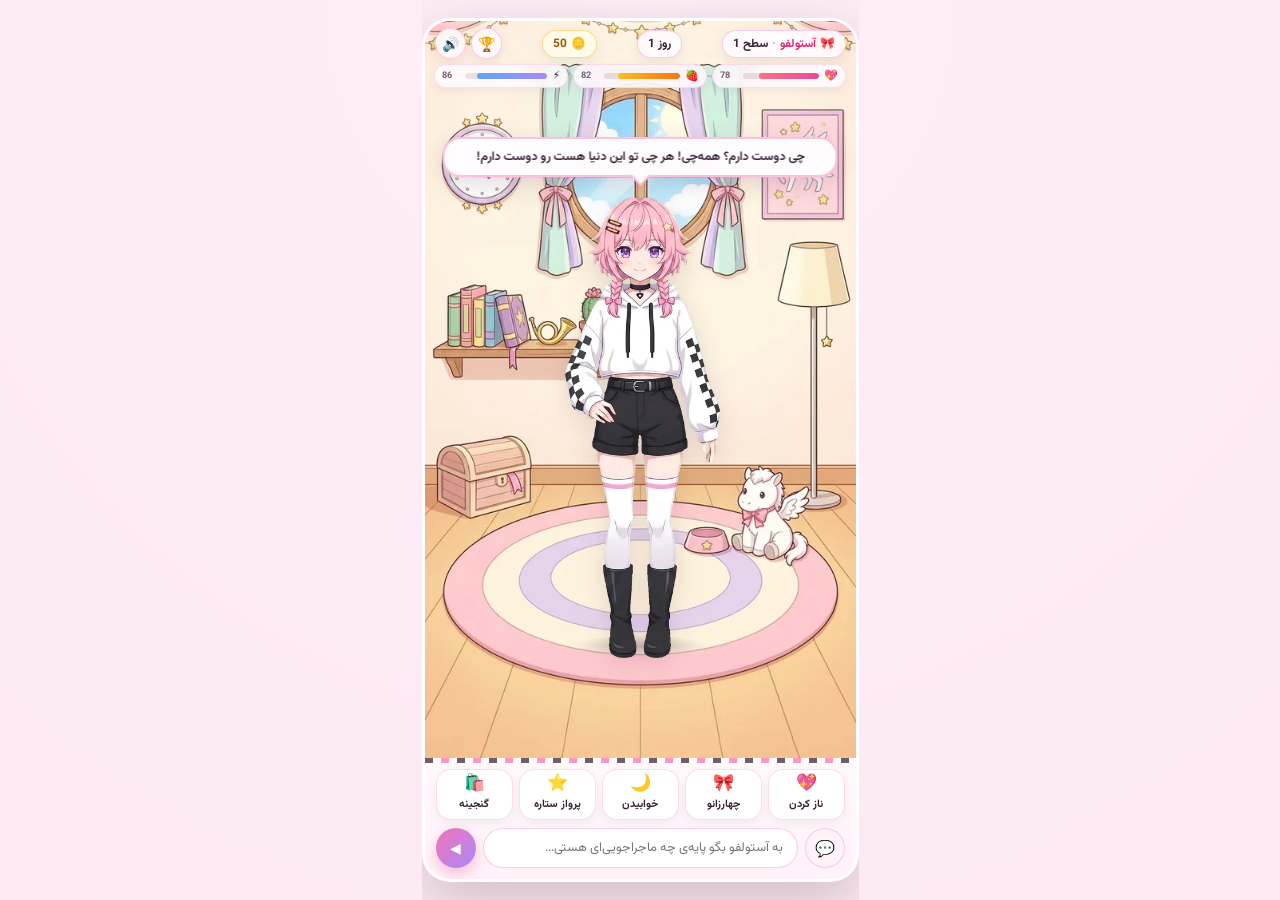
<file: index.html>
<!DOCTYPE html>
<html lang="fa" dir="rtl">
<head>
  <meta charset="UTF-8" />
  <meta name="viewport" content="width=device-width, initial-scale=1.0, maximum-scale=1.0, user-scalable=no, viewport-fit=cover" />
  <meta name="theme-color" content="#fff2f8" />
  <link rel="icon" href="data:image/svg+xml,%3Csvg xmlns='http://www.w3.org/2000/svg' viewBox='0 0 100 100'%3E%3Ctext y='.9em' font-size='90'%3E🎀%3C/text%3E%3C/svg%3E" />
  <title>TwinkyWinky — اتاق ماجراجویی آستولفو</title>
  <link rel="preconnect" href="https://fonts.googleapis.com" />
  <link rel="preconnect" href="https://fonts.gstatic.com" crossorigin />
  <link href="https://fonts.googleapis.com/css2?family=Vazirmatn:wght@400;500;600;700;800&display=swap" rel="stylesheet" />
  <link rel="stylesheet" href="styles.css" />
</head>
<body>
  <!-- صفحه‌ی بارگذاری اولیه (Preloader) -->
  <div id="preloader" class="preloader" role="status" aria-live="polite">
    <div class="preloader-card">
      <div class="preloader-emblem">🎀</div>
      <h1>اتاق آستولفو</h1>
      <p id="preloader-text">یاهو! دارم روبان‌هام رو می‌بندم...</p>
      <div class="preloader-track">
        <i id="preloader-bar" style="width: 12%"></i>
      </div>
    </div>
  </div>

  <main id="app" class="app-shell" aria-label="اتاق ماجراجویی آستولفو">
    <!-- نوار وضعیت بالا -->
    <header class="hud-top">
      <div class="hud-row">
        <div class="pill pill-profile">
          <span class="badge-dot">🎀</span>
          <strong id="hud-name">آستولفو</strong>
          <span class="sep">·</span>
          <span id="hud-level">سطح ۱</span>
        </div>

        <div class="pill pill-day" id="hud-day">روز ۱</div>

        <div class="pill pill-coins" title="سکه‌های ماجراجویی">
          <span class="coin-ico">🪙</span>
          <span id="hud-coins">50</span>
        </div>

        <div class="hud-actions">
          <button id="btn-open-rank" class="icon-btn" type="button" aria-label="لیدربورد پالادین‌ها" title="لیدربورد">🏆</button>
          <button id="btn-sound" class="icon-btn" type="button" aria-label="قطع و وصل صدا" title="صدا">🔊</button>
        </div>
      </div>

      <div class="hud-stats">
        <div class="stat-chip" title="رفاقت و حس‌وحال">
          <span>💖</span>
          <div class="stat-bar"><i id="bar-love" style="width: 78%"></i></div>
          <small id="val-love">78</small>
        </div>
        <div class="stat-chip" title="خوراکی و شکم‌سیری">
          <span>🍓</span>
          <div class="stat-bar"><i id="bar-hunger" style="width: 82%"></i></div>
          <small id="val-hunger">82</small>
        </div>
        <div class="stat-chip" title="انرژی ماجراجویی">
          <span>⚡</span>
          <div class="stat-bar"><i id="bar-energy" style="width: 86%"></i></div>
          <small id="val-energy">86</small>
        </div>
      </div>
    </header>

    <!-- صحنه‌ی اتاق اختصاصی آستولفو (نسبت دقیق ۱:۱٫۹۵ — صفر بریدگی روی موبایل) -->
    <section id="room-stage" class="room-stage">
      <img id="room-bg-day" class="room-bg active" src="assets/room-day.webp" alt="اتاق روز آستولفو" draggable="false" />
      <img id="room-bg-night" class="room-bg" src="assets/room-night.webp" alt="اتاق شب آستولفو" draggable="false" />

      <!-- لایه‌ی ابرهای متحرک (روز) و ستاره‌های چشمک‌زن (شب) داخل پنجره‌ی گرد -->
      <div id="window-fx" class="window-fx" aria-hidden="true">
        <span class="cloud c1"></span>
        <span class="cloud c2"></span>
        <span class="twinkle t1"></span>
        <span class="twinkle t2"></span>
        <span class="twinkle t3"></span>
        <span class="twinkle t4"></span>
      </div>

      <!-- ریسه‌ی چراغ‌های ستاره‌ای شبانه (آیتم فروشگاه) -->
      <div id="fairy-lights" class="fairy-lights hidden" aria-hidden="true">
        <i></i><i></i><i></i><i></i><i></i><i></i><i></i>
      </div>

      <!-- عقربه‌های زنده‌ی ساعت دیواری روی صفحه‌ی سفیدِ بدون عقربه‌ی ساعت -->
      <svg id="clock-overlay" class="clock-overlay" viewBox="0 0 100 100" aria-hidden="true">
        <line id="clock-hour" x1="50" y1="50" x2="50" y2="27" stroke="#5b3d4f" stroke-width="5.2" stroke-linecap="round" />
        <line id="clock-min"  x1="50" y1="50" x2="50" y2="16" stroke="#7d536d" stroke-width="3.6" stroke-linecap="round" />
        <line id="clock-sec"  x1="50" y1="54" x2="50" y2="14" stroke="#ec4899" stroke-width="2" stroke-linecap="round" />
        <circle cx="50" cy="50" r="4.5" fill="#ec4899" />
      </svg>

      <!-- درخشش شاخ طلایی لا بلک لونا روی قفسه -->
      <div id="shelf-aura" class="shelf-aura hidden" aria-hidden="true"></div>

      <!-- هاله‌ی گرم و زنده‌ی آباژور شب -->
      <div id="lamp-glow" class="lamp-glow" aria-hidden="true"></div>

      <!-- بالشتک ابر جادویی روی فرش (آیتم فروشگاه) -->
      <div id="rug-pillow" class="rug-pillow hidden" aria-hidden="true"></div>

      <div class="night-vignette" aria-hidden="true"></div>

      <!-- حباب گفتگوی فارسی با ارتفاع پویا (ایستاده / نشسته / خوابیده) -->
      <div id="speech-bubble" class="speech-bubble is-hidden" role="status" aria-live="polite">
        <span id="speech-text"></span>
      </div>

      <!-- سایه‌ی تماس روی فرش -->
      <div id="char-shadow" class="char-shadow" aria-hidden="true"></div>

      <!-- لایه‌ی کاراکتر آستولفو + اکسسوری‌های قابل نصب -->
      <div id="char-wrap" class="char-wrap">
        <canvas id="char-canvas" class="char-canvas" width="560" height="835"></canvas>
        <svg id="char-crown" class="char-crown hidden" viewBox="0 0 80 54" aria-hidden="true">
          <path d="M10 42 L6 14 L26 28 L40 8 L54 28 L74 14 L70 42 Z" fill="#fde047" stroke="#92400e" stroke-width="4" stroke-linejoin="round"/>
          <circle cx="40" cy="30" r="5" fill="#f472b6" />
          <circle cx="22" cy="33" r="3.5" fill="#a78bfa" />
          <circle cx="58" cy="33" r="3.5" fill="#a78bfa" />
        </svg>
        <div id="char-ribbons" class="char-ribbons hidden" aria-hidden="true">
          <span>✦</span><span>✦</span><span>✦</span>
        </div>
      </div>

      <!-- لایه‌ی ذرات و افکت‌ها -->
      <div id="fx-layer" class="fx-layer" aria-hidden="true"></div>

      <!-- نواحی تعاملی اشیای اتاق (همگی روی تصویر ۱:۱٫۹۵ قفل می‌شوند) -->
      <button id="hs-window" class="hotspot" type="button" aria-label="پنجره (روز و شب)" title="پنجره (روز/شب)"></button>
      <button id="hs-clock"  class="hotspot" type="button" aria-label="ساعت دیواری" title="ساعت دیواری"></button>
      <button id="hs-shelf"  class="hotspot" type="button" aria-label="قفسه‌ی کتاب طلسم و شاخ طلایی" title="قفسه ماجراجویی"></button>
      <button id="hs-poster" class="hotspot" type="button" aria-label="پوستر هیپوگریف" title="پوستر هیپوگریف"></button>
      <button id="hs-lamp"   class="hotspot" type="button" aria-label="آباژور" title="آباژور"></button>
      <button id="hs-trunk"  class="hotspot" type="button" aria-label="صندوقچه‌ی غافلگیری" title="صندوقچه‌ی غافلگیری"></button>
      <button id="hs-rug"    class="hotspot hs-rug" type="button" aria-label="فرش گرد برای نشستن چهارزانو" title="نشستن روی فرش"></button>
      <button id="hs-plush"  class="hotspot hs-front-prop" type="button" aria-label="عروسک هیپوگریف کوچولو" title="هیپوگریف کوچولو"></button>
      <button id="hs-bowl"   class="hotspot hs-front-prop" type="button" aria-label="کاسه‌ی خوراکی هیپوگریف" title="خوراکی‌های ماجراجویی"></button>

      <!-- ۶ ناحیه‌ی تعاملی مستقل روی بدن آستولفو (سر، مو/بافت، گونه، دست‌ها، هودی، بوت‌ها) -->
      <button id="hs-head"   class="hotspot hs-body hs-head"  type="button" aria-label="ناز کردن سر آستولفو" title="ناز کردن سر"></button>
      <button id="hs-hair-l" class="hotspot hs-body"          type="button" aria-label="لمس مو و بافت چپ" title="مو و سنجاق‌ها"></button>
      <button id="hs-hair-r" class="hotspot hs-body"          type="button" aria-label="لمس مو و بافت راست" title="مو و سنجاق ستاره"></button>
      <button id="hs-cheek"  class="hotspot hs-body hs-cheek" type="button" aria-label="لمس گونه‌ی آستولفو" title="لپ و صورت"></button>
      <button id="hs-hand-l" class="hotspot hs-body"          type="button" aria-label="لمس دست چپ و آستین شطرنجی" title="دست و آستین"></button>
      <button id="hs-hand-r" class="hotspot hs-body"          type="button" aria-label="لمس دست راست و آستین شطرنجی" title="دست و آستین"></button>
      <button id="hs-torso"  class="hotspot hs-body"          type="button" aria-label="لمس هودی و چوکر آستولفو" title="هودی و چوکر"></button>
      <button id="hs-feet"   class="hotspot hs-body"          type="button" aria-label="لمس جوراب و بوت آستولفو" title="جوراب و بوت"></button>
    </section>

    <!-- پنل پایین با نوار شطرنجی ظریفِ الهام‌گرفته از آستین هودی آستولفو -->
    <footer class="bottom-panel">
      <div class="checker-ribbon" aria-hidden="true"></div>
      <nav class="action-dock" aria-label="اکشن‌های سریع">
        <button id="act-pet" class="dock-btn" type="button">
          <span class="dock-ico">💖</span>
          <span>ناز کردن</span>
        </button>
        <button id="act-sit" class="dock-btn" type="button">
          <span class="dock-ico">🎀</span>
          <span id="sit-label">چهارزانو</span>
        </button>
        <button id="act-sleep" class="dock-btn" type="button">
          <span class="dock-ico">🌙</span>
          <span id="sleep-label">خوابیدن</span>
        </button>
        <button id="act-game" class="dock-btn" type="button">
          <span class="dock-ico">⭐</span>
          <span>پرواز ستاره</span>
        </button>
        <button id="act-shop" class="dock-btn" type="button">
          <span class="dock-ico">🛍️</span>
          <span>گنجینه</span>
        </button>
      </nav>

      <form id="chat-form" class="chat-bar" autocomplete="off">
        <button id="btn-open-chatlog" class="chat-expand" type="button" aria-label="پنجره‌ی کامل گفتگو" title="پنجره‌ی کامل گفتگو">💬</button>
        <input id="chat-input" type="text" maxlength="140" placeholder="به آستولفو بگو پایه‌ی چه ماجراجویی‌ای هستی..." />
        <button class="chat-send" type="submit" aria-label="ارسال پیام">◀</button>
      </form>
    </footer>

    <!-- مودال‌ها -->
    <div id="modal-overlay" class="modal-overlay hidden" role="dialog" aria-modal="true">
      <!-- فروشگاه گنجینه‌ی آستولفو -->
      <div id="modal-shop" class="modal-card hidden">
        <div class="modal-head">
          <h2>🎀 گنجینه‌ی ماجراجویی آستولفو</h2>
          <div class="modal-coins">🪙 <span id="shop-coins">50</span></div>
          <button class="modal-close" data-close type="button" aria-label="بستن">✕</button>
        </div>
        <div id="shop-tabs" class="chip-tabs">
          <button class="chip-tab active" data-cat="all" type="button">همه</button>
          <button class="chip-tab" data-cat="food" type="button">خوراکی‌های خوشمزه</button>
          <button class="chip-tab" data-cat="gear" type="button">اکسسوری (قابل نصب)</button>
          <button class="chip-tab" data-cat="decor" type="button">وسایل اتاق</button>
        </div>
        <div id="shop-grid" class="shop-grid"></div>
      </div>

      <!-- مینی‌گیم پرواز ستاره (۱۰۰٪ وکتور پاستلی اختصاصی آستولفو) -->
      <div id="modal-game" class="modal-card hidden">
        <div class="modal-head">
          <h2>🪽 پرواز ستاره‌چینِ هیپوگریف</h2>
          <button class="modal-close" data-close type="button" aria-label="بستن">✕</button>
        </div>
        <div class="game-hud">
          <span>امتیاز: <strong id="game-score">0</strong></span>
          <span>کومبو: <strong id="game-combo">×1</strong></span>
          <span>زمان: <strong id="game-timer">30</strong>ث</span>
          <span>رکورد: <strong id="game-best">0</strong></span>
        </div>
        <div class="game-wrap">
          <canvas id="game-canvas" width="380" height="360"></canvas>
          <div id="game-overlay" class="game-overlay">
            <p id="game-status">یاهو! ستاره‌های طلایی، قلب‌های صورتی و توت‌فرنگی‌ها رو با سبد شطرنجیِ آستولفو بگیر و از ابرهای اخموی بنفش جاخالی بده!</p>
            <button id="btn-game-start" class="primary-btn" type="button">بزن بریم پرواز! ⭐</button>
          </div>
        </div>
      </div>

      <!-- لیدربورد همراهان Fate/Apocrypha (ایمن بدون innerHTML + آماده برای اتصال بک‌اند) -->
      <div id="modal-rank" class="modal-card hidden">
        <div class="modal-head">
          <h2>🏆 تابلوی دوازده پالادین</h2>
          <button class="modal-close" data-close type="button" aria-label="بستن">✕</button>
        </div>
        <p id="rank-sub" class="modal-sub">امتیازت با همراهان آستولفو (ژان، رولان، موردرد، زیگ و فران) مقایسه می‌شه!</p>
        <div class="name-row">
          <input id="player-name-input" type="text" maxlength="18" placeholder="اسمت چیه رفیق؟" />
          <button id="btn-save-name" class="primary-btn small" type="button">ذخیره</button>
        </div>
        <div id="rank-list" class="rank-list"></div>
      </div>

      <!-- پنجره‌ی کامل گفتگو (با فیلد تایپ و پیشنهادهای سریع داخل مودال) -->
      <div id="modal-chat" class="modal-card modal-chat-card hidden">
        <div class="modal-head">
          <h2>💬 گپ‌وگفت با آستولفو</h2>
          <button class="modal-close" data-close type="button" aria-label="بستن">✕</button>
        </div>
        <div id="chat-log-list" class="chat-log-list"></div>
        <div id="chat-quick-chips" class="quick-chips">
          <button class="quick-chip" type="button">یاهو! حالت چطوره؟</button>
          <button class="quick-chip" type="button">از هیپوگریف بگو!</button>
          <button class="quick-chip" type="button">اسم کتاب طلسمت چی بود؟</button>
          <button class="quick-chip" type="button">یه غافلگیری رو کن!</button>
          <button class="quick-chip" type="button">بشین رو فرش</button>
        </div>
        <form id="modal-chat-form" class="chat-bar modal-chat-bar" autocomplete="off">
          <input id="modal-chat-input" type="text" maxlength="140" placeholder="همینجا با آستولفو حرف بزن..." />
          <button class="chat-send" type="submit" aria-label="ارسال پیام">◀</button>
        </form>
      </div>
    </div>
  </main>

  <script src="app.js"></script>
</body>
</html>
</file>
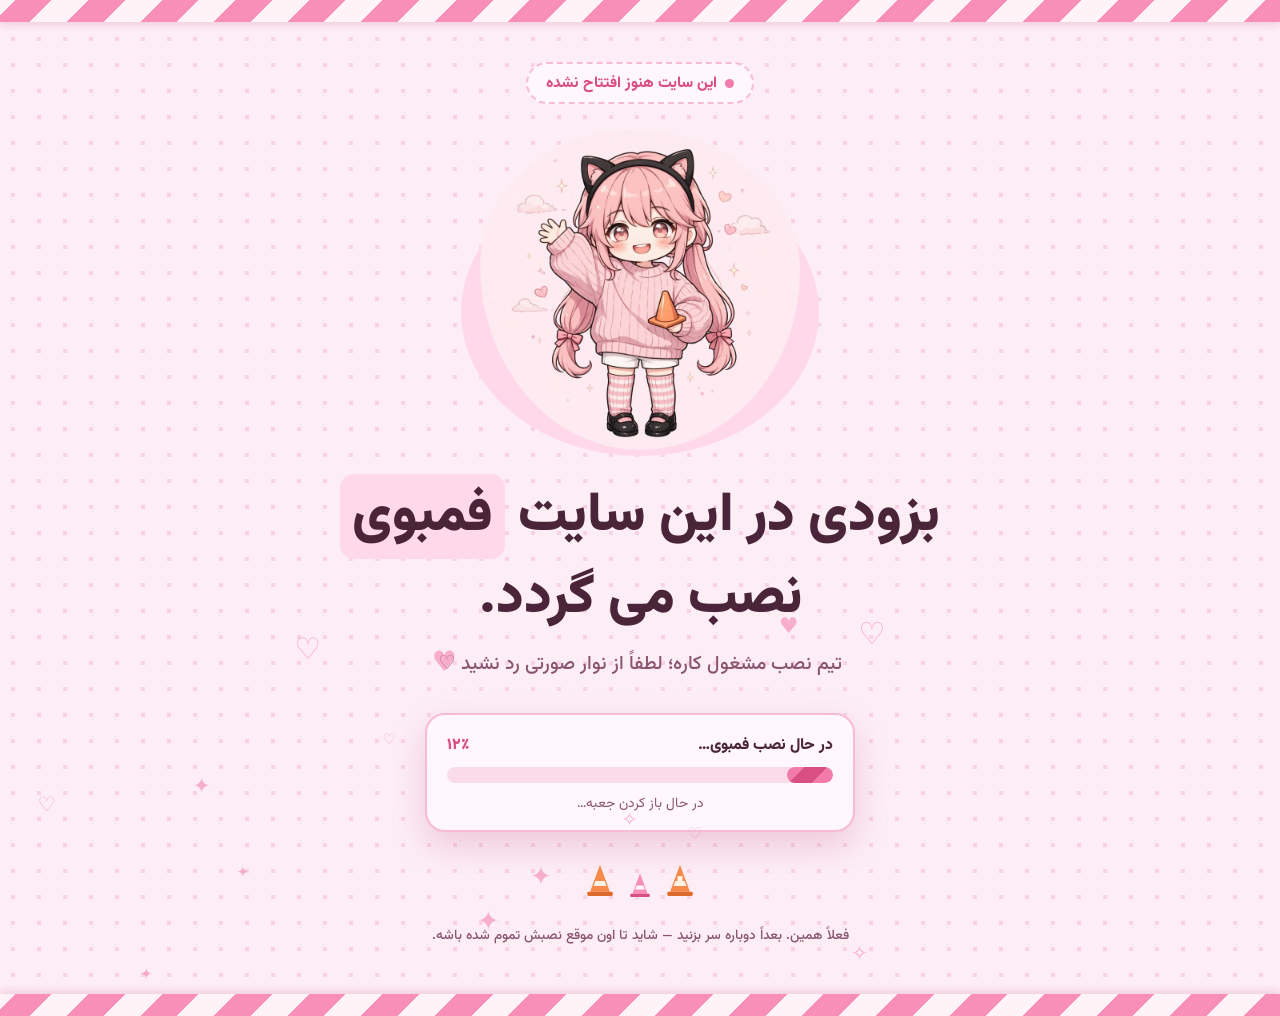
<file: coming-soon.html>
<!doctype html>
<html lang="fa" dir="rtl">
  <head>
    <meta charset="utf-8" />
    <meta name="viewport" content="width=device-width, initial-scale=1, viewport-fit=cover" />
    <meta name="color-scheme" content="light dark" />
    <link rel="icon" href="data:," />
    <title>بزودی…</title>
    <link rel="preconnect" href="https://fonts.googleapis.com" />
    <link rel="preconnect" href="https://fonts.gstatic.com" crossorigin />
    <link
      href="https://fonts.googleapis.com/css2?family=Vazirmatn:wght@400;500;700;800;900&display=swap"
      rel="stylesheet"
    />
    <style>
      :root {
        color-scheme: light dark;
        --bg: #fdeef5;
        --bg-dot: #f9d3e4;
        --ink: #4a2438;
        --ink-soft: #8a5570;
        --pink: #f27bab;
        --pink-deep: #d94f83;
        --pink-soft: #ffd9e9;
        --card: #fff7fb;
        --card-line: #f6bcd4;
        --stripe-a: #f78fb8;
        --stripe-b: #fff3f8;
        --shadow: rgba(190, 70, 120, 0.22);
        --bar-track: #fadce9;
      }
      @media (prefers-color-scheme: dark) {
        :root {
          --bg: #22121d;
          --bg-dot: #331b2b;
          --ink: #fbe4ef;
          --ink-soft: #d69dbb;
          --pink: #f78fb8;
          --pink-deep: #ff9ec2;
          --pink-soft: #3d2233;
          --card: #2c1826;
          --card-line: #59304a;
          --stripe-a: #c4507f;
          --stripe-b: #2c1826;
          --shadow: rgba(0, 0, 0, 0.45);
          --bar-track: #452538;
        }
      }

      * { box-sizing: border-box; }
      html, body { height: 100%; }
      body {
        margin: 0;
        font-family: "Vazirmatn", system-ui, sans-serif;
        background: var(--bg);
        background-image: radial-gradient(var(--bg-dot) 2.2px, transparent 2.3px);
        background-size: 26px 26px;
        color: var(--ink);
        overflow-x: hidden;
      }

      /* نوار خطرِ صورتی — بالا و پایین صفحه، مثل دورِ محلِ کارگاه */
      .hazard {
        height: 22px;
        background: repeating-linear-gradient(
          -45deg,
          var(--stripe-a) 0 26px,
          var(--stripe-b) 26px 52px
        );
        box-shadow: 0 2px 10px var(--shadow);
      }
      .hazard.bottom { box-shadow: 0 -2px 10px var(--shadow); }

      main {
        min-height: calc(100dvh - 44px);
        display: flex;
        flex-direction: column;
        align-items: center;
        justify-content: center;
        text-align: center;
        padding: 40px 20px 48px;
        position: relative;
      }

      /* ذره‌های شناور پس‌زمینه */
      .floaties { position: absolute; inset: 0; overflow: hidden; pointer-events: none; }
      .floaties span {
        position: absolute;
        color: var(--pink);
        opacity: 0.55;
        animation: drift linear infinite;
        user-select: none;
      }
      @keyframes drift {
        0% { transform: translateY(12vh) rotate(0deg); }
        100% { transform: translateY(-110vh) rotate(300deg); }
      }

      .badge {
        display: inline-flex;
        align-items: center;
        gap: 8px;
        background: var(--card);
        border: 2px dashed var(--card-line);
        color: var(--pink-deep);
        font-weight: 800;
        font-size: 0.95rem;
        padding: 7px 18px;
        border-radius: 999px;
        margin-bottom: 26px;
      }
      .badge .dot {
        width: 9px; height: 9px; border-radius: 50%;
        background: var(--pink);
        animation: blink 1.4s ease-in-out infinite;
      }
      @keyframes blink { 0%, 100% { opacity: 1; } 50% { opacity: 0.25; } }

      .mascot-wrap {
        position: relative;
        width: min(320px, 72vw);
        margin-bottom: 8px;
      }
      .mascot-wrap::before {
        content: "";
        position: absolute;
        inset: 12% -6% -2% -6%;
        background: var(--pink-soft);
        border-radius: 50%;
        z-index: 0;
      }
      .mascot {
        position: relative;
        z-index: 1;
        width: 100%;
        height: auto;
        display: block;
        border-radius: 48% 52% 50% 50% / 42% 44% 56% 58%;
        animation: bob 3.2s ease-in-out infinite;
        cursor: pointer;
        -webkit-tap-highlight-color: transparent;
      }
      @keyframes bob {
        0%, 100% { transform: translateY(0) rotate(-1deg); }
        50% { transform: translateY(-10px) rotate(1deg); }
      }
      .heart-pop {
        position: absolute;
        z-index: 2;
        pointer-events: none;
        animation: pop 0.9s ease-out forwards;
      }
      @keyframes pop {
        0% { transform: translateY(0) scale(0.4); opacity: 0; }
        20% { opacity: 1; }
        100% { transform: translateY(-90px) scale(1.25) rotate(14deg); opacity: 0; }
      }

      h1 {
        font-size: clamp(1.9rem, 6.5vw, 3.4rem);
        font-weight: 900;
        line-height: 1.5;
        margin: 18px 0 10px;
        max-width: 22ch;
      }
      h1 .hl {
        background: var(--pink-soft);
        border-radius: 14px;
        padding: 0 12px;
        box-decoration-break: clone;
        -webkit-box-decoration-break: clone;
      }
      .sub {
        color: var(--ink-soft);
        font-size: clamp(1rem, 3.4vw, 1.2rem);
        font-weight: 500;
        margin: 0 0 34px;
      }

      /* نوار پیشرفتِ نصب */
      .install {
        width: min(430px, 88vw);
        background: var(--card);
        border: 2px solid var(--card-line);
        border-radius: 20px;
        padding: 18px 20px 16px;
        box-shadow: 0 14px 34px var(--shadow);
      }
      .install-head {
        display: flex;
        justify-content: space-between;
        align-items: baseline;
        font-weight: 800;
        font-size: 0.98rem;
        margin-bottom: 10px;
      }
      .install-head .pct { color: var(--pink-deep); font-weight: 900; direction: ltr; }
      .track {
        height: 16px;
        background: var(--bar-track);
        border-radius: 999px;
        overflow: hidden;
      }
      .fill {
        height: 100%;
        width: 0%;
        border-radius: 999px;
        background: repeating-linear-gradient(
          -45deg,
          var(--pink) 0 16px,
          var(--pink-deep) 16px 32px
        );
        background-size: 200% 100%;
        animation: slide 1.1s linear infinite;
        transition: width 0.5s ease;
      }
      @keyframes slide { from { background-position: 0 0; } to { background-position: 45px 0; } }
      .install-note {
        margin: 10px 0 0;
        font-size: 0.86rem;
        color: var(--ink-soft);
        min-height: 1.4em;
      }

      .cones {
        margin-top: 30px;
        display: flex;
        gap: 10px;
        align-items: flex-end;
      }
      .cone { width: 34px; height: auto; }

      footer {
        margin-top: 26px;
        color: var(--ink-soft);
        font-size: 0.85rem;
        font-weight: 500;
      }

      @media (prefers-reduced-motion: reduce) {
        .mascot, .fill, .badge .dot, .floaties span { animation: none !important; }
      }
    </style>
  </head>
  <body>
    <div class="hazard" aria-hidden="true"></div>

    <main>
      <div class="floaties" id="floaties" aria-hidden="true"></div>

      <div class="badge"><span class="dot"></span> این سایت هنوز افتتاح نشده</div>

      <div class="mascot-wrap">
        <img
          class="mascot"
          id="mascot"
          src="[data-uri]"
          alt="کاراکتر انیمه‌ای بامزه با موهای صورتی و گوش گربه‌ای که یک مخروط ترافیکی دستش گرفته و دست تکان می‌دهد"
          width="1600"
          height="1600"
        />
      </div>

      <h1>بزودی در این سایت <span class="hl">فمبوی</span> نصب می گردد.</h1>
      <p class="sub">تیم نصب مشغول کاره؛ لطفاً از نوار صورتی رد نشید ♡</p>

      <section class="install" aria-label="وضعیت نصب">
        <div class="install-head">
          <span>در حال نصب فمبوی…</span>
          <span class="pct" id="pct">۰٪</span>
        </div>
        <div class="track"><div class="fill" id="fill"></div></div>
        <p class="install-note" id="note">در حال باز کردن جعبه…</p>
      </section>

      <div class="cones" aria-hidden="true">
        <svg class="cone" viewBox="0 0 48 52"><path d="M24 4 L38 42 L10 42 Z" fill="#f78a4b"/><rect x="20.5" y="20" width="7" height="7" fill="#fff3e8" transform="rotate(0)"/><path d="M17.5 27 L30.5 27 L33 34 L15 34 Z" fill="#fff3e8"/><rect x="6" y="42" width="36" height="6" rx="2" fill="#e06a2c"/></svg>
        <svg class="cone" viewBox="0 0 48 52" style="width:26px"><path d="M24 4 L38 42 L10 42 Z" fill="#f78fb8"/><path d="M17.5 27 L30.5 27 L33 34 L15 34 Z" fill="#fff3f8"/><rect x="6" y="42" width="36" height="6" rx="2" fill="#d94f83"/></svg>
        <svg class="cone" viewBox="0 0 48 52"><path d="M24 4 L38 42 L10 42 Z" fill="#f78a4b"/><path d="M17.5 27 L30.5 27 L33 34 L15 34 Z" fill="#fff3e8"/><rect x="6" y="42" width="36" height="6" rx="2" fill="#e06a2c"/></svg>
      </div>

      <footer>فعلاً همین. بعداً دوباره سر بزنید — شاید تا اون موقع نصبش تموم شده باشه.</footer>
    </main>

    <div class="hazard bottom" aria-hidden="true"></div>

    <script>
      // اعداد فارسی
      function faNum(n) {
        return String(n).replace(/\d/g, function (d) { return "۰۱۲۳۴۵۶۷۸۹"[d]; });
      }

      // نوار پیشرفت: جلو می‌ره، ولی دمِ افتتاح گیر می‌کنه — مثل همه‌ی نصب‌های دنیا
      var fill = document.getElementById("fill");
      var pct = document.getElementById("pct");
      var note = document.getElementById("note");
      var steps = [
        [12, "در حال باز کردن جعبه…"],
        [27, "در حال نصب گوش‌های گربه‌ای…"],
        [43, "در حال اتو کردن پلیور صورتی…"],
        [58, "در حال بستن روبان‌ها…"],
        [74, "در حال تنظیم جوراب‌های راه‌راه…"],
        [88, "تقریباً تمومه…"],
        [97, "فقط یه کم دیگه…"],
        [99, "۹۹٪ مونده سر جاش. همیشه همین‌طوره."]
      ];
      var i = 0;
      function advance() {
        if (i >= steps.length) return;
        var p = steps[i][0];
        fill.style.width = p + "%";
        pct.textContent = faNum(p) + "٪";
        note.textContent = steps[i][1];
        i++;
        setTimeout(advance, 1100 + Math.random() * 900);
      }
      setTimeout(advance, 700);

      // ذره‌های شناور: قلب و ستاره
      var floaties = document.getElementById("floaties");
      var glyphs = ["♡", "✦", "♥", "✧", "♡", "✦"];
      for (var k = 0; k < 14; k++) {
        var s = document.createElement("span");
        s.textContent = glyphs[k % glyphs.length];
        s.style.right = Math.random() * 96 + "%";
        s.style.top = 60 + Math.random() * 45 + "%";
        s.style.fontSize = 13 + Math.random() * 18 + "px";
        s.style.animationDuration = 9 + Math.random() * 10 + "s";
        s.style.animationDelay = -Math.random() * 12 + "s";
        floaties.appendChild(s);
      }

      // کلیک روی کاراکتر: قلب می‌پره بیرون
      var mascot = document.getElementById("mascot");
      var wrap = mascot.parentElement;
      mascot.addEventListener("click", function () {
        for (var j = 0; j < 5; j++) {
          var h = document.createElement("span");
          h.className = "heart-pop";
          h.textContent = j % 2 ? "✦" : "♥";
          h.style.color = j % 2 ? "#f2b04f" : "#f27bab";
          h.style.fontSize = 18 + Math.random() * 16 + "px";
          h.style.right = 30 + Math.random() * 55 + "%";
          h.style.top = 12 + Math.random() * 25 + "%";
          h.style.animationDelay = j * 0.07 + "s";
          wrap.appendChild(h);
          (function (el) { setTimeout(function () { el.remove(); }, 1200); })(h);
        }
      });
    </script>
  </body>
</html>
</file>
<file: styles.css>
/* ===================================================================
   TwinkyWinky v3 — تم اختصاصی آستولفو (صورتی، ستاره، شطرنجی، ماجراجویی)
   =================================================================== */
:root {
  --shell-w: 437px;
  --bg-outer: #fce9f3;
  --pink: #f472b6;
  --pink-deep: #db2777;
  --lilac: #a78bfa;
  --gold: #f59e0b;
  --cream: #fff7fb;
  --ink: #382235;
  --muted: #7c5f77;
  --glass: rgba(255, 251, 254, 0.89);
  --glass-border: rgba(244, 114, 182, 0.34);
  --shadow: 0 10px 28px rgba(84, 30, 68, 0.14);
}

* {
  box-sizing: border-box;
  -webkit-tap-highlight-color: transparent;
  user-select: none;
}

html,
body {
  margin: 0;
  padding: 0;
  height: 100%;
  font-family: "Vazirmatn", system-ui, -apple-system, sans-serif;
  background: radial-gradient(circle at top, #ffeef7 0%, var(--bg-outer) 100%);
  color: var(--ink);
  display: flex;
  justify-content: center;
  align-items: center;
  overflow: hidden;
}

/* صفحه‌ی بارگذاری اولیه */
.preloader {
  position: fixed;
  inset: 0;
  z-index: 99;
  background: radial-gradient(circle at top, #fff0f7 0%, #f3e8ff 100%);
  display: grid;
  place-items: center;
  padding: 24px;
  transition: opacity 0.45s ease, visibility 0.45s ease;
}

.preloader.done {
  opacity: 0;
  visibility: hidden;
  pointer-events: none;
}

.preloader-card {
  width: min(100%, 310px);
  background: rgba(255, 255, 255, 0.94);
  border: 2px solid rgba(244, 114, 182, 0.36);
  border-radius: 26px;
  padding: 24px 20px;
  text-align: center;
  box-shadow: 0 18px 46px rgba(84, 34, 68, 0.16);
}

.preloader-emblem {
  font-size: 40px;
  margin-bottom: 6px;
  animation: gentleBounce 1.1s ease-in-out infinite;
}

@keyframes gentleBounce {
  0%, 100% { transform: translateY(0) rotate(-4deg); }
  50%      { transform: translateY(-7px) rotate(4deg); }
}

.preloader-card h1 {
  margin: 0 0 6px;
  font-size: 18px;
  font-weight: 800;
  color: var(--pink-deep);
}

.preloader-card p {
  margin: 0 0 14px;
  font-size: 12.5px;
  color: var(--muted);
}

.preloader-track {
  height: 8px;
  background: rgba(244, 114, 182, 0.18);
  border-radius: 999px;
  overflow: hidden;
}

.preloader-track i {
  display: block;
  height: 100%;
  background: linear-gradient(90deg, var(--pink), var(--lilac), #fbbf24);
  border-radius: 999px;
  transition: width 0.2s ease;
}

/* فریم اصلی — تمام‌قد 100dvh روی گوشی بدون بریدگی max-height */
.app-shell {
  position: relative;
  width: 100vw;
  max-width: var(--shell-w);
  height: 100dvh;
  background: var(--cream);
  display: flex;
  flex-direction: column;
  overflow: hidden;
  box-shadow: 0 20px 60px rgba(61, 31, 52, 0.22);
}

@media (min-width: 480px) {
  .app-shell {
    height: min(96dvh, 940px);
    border-radius: 28px;
    border: 3px solid rgba(255, 255, 255, 0.94);
  }
}

/* نوار وضعیت بالا */
.hud-top {
  position: absolute;
  top: 0;
  inset-inline: 0;
  z-index: 26;
  padding: calc(7px + env(safe-area-inset-top)) 10px 4px;
  display: flex;
  flex-direction: column;
  gap: 5px;
  pointer-events: none;
}

.hud-row,
.hud-stats {
  display: flex;
  align-items: center;
  gap: 5px;
  pointer-events: auto;
}

.hud-row { justify-content: space-between; }
.hud-actions { display: flex; align-items: center; gap: 5px; }

.pill {
  background: var(--glass);
  backdrop-filter: blur(10px);
  border: 1.5px solid var(--glass-border);
  border-radius: 999px;
  padding: 4px 10px;
  font-size: 11.8px;
  font-weight: 700;
  display: inline-flex;
  align-items: center;
  gap: 4px;
  box-shadow: 0 4px 12px rgba(72, 34, 62, 0.09);
  white-space: nowrap;
}

.pill-profile strong { color: var(--pink-deep); }
.sep { opacity: 0.4; }
.pill-coins {
  color: #9a5b00;
  border-color: rgba(251, 191, 36, 0.5);
  background: rgba(255, 251, 235, 0.9);
}

.icon-btn {
  width: 31px;
  height: 31px;
  border-radius: 50%;
  border: 1.5px solid var(--glass-border);
  background: var(--glass);
  backdrop-filter: blur(10px);
  cursor: pointer;
  font-size: 14px;
  display: grid;
  place-items: center;
  box-shadow: 0 4px 10px rgba(72, 34, 62, 0.08);
  transition: transform 0.14s ease;
}
.icon-btn:active { transform: scale(0.9); }

.hud-stats { justify-content: space-between; }

.stat-chip {
  flex: 1;
  background: rgba(255, 252, 254, 0.86);
  backdrop-filter: blur(8px);
  border: 1px solid rgba(244, 114, 182, 0.22);
  border-radius: 999px;
  padding: 2.5px 7px;
  display: flex;
  align-items: center;
  gap: 5px;
  font-size: 11px;
  box-shadow: 0 3px 10px rgba(72, 34, 62, 0.06);
}

.stat-chip.low {
  border-color: #f43f5e;
  animation: pulseWarn 1.4s ease-in-out infinite;
}

@keyframes pulseWarn {
  0%, 100% { box-shadow: 0 0 0 0 rgba(244, 63, 94, 0.35); }
  50%      { box-shadow: 0 0 0 4px rgba(244, 63, 94, 0); }
}

.stat-bar {
  flex: 1;
  height: 6px;
  background: rgba(120, 96, 115, 0.16);
  border-radius: 999px;
  overflow: hidden;
}

.stat-bar i {
  display: block;
  height: 100%;
  border-radius: 999px;
  transition: width 0.35s ease;
}

#bar-love   { background: linear-gradient(90deg, #fb7185, #ec4899); }
#bar-hunger { background: linear-gradient(90deg, #fbbf24, #f97316); }
#bar-energy { background: linear-gradient(90deg, #60a5fa, #a78bfa); }

.stat-chip small {
  min-width: 18px;
  text-align: left;
  font-weight: 700;
  color: var(--muted);
}

/* صحنه‌ی اتاق */
.room-stage {
  position: relative;
  flex: 1;
  width: 100%;
  overflow: hidden;
  background: #fdf2e9;
}

.room-bg {
  position: absolute;
  inset: 0;
  width: 100%;
  height: 100%;
  object-fit: cover;
  object-position: center bottom;
  opacity: 0;
  transition: opacity 0.65s ease;
  pointer-events: none;
}

.room-bg.active { opacity: 1; }

/* افکت زنده‌ی ابرها (روز) و ستاره‌ها (شب) داخل پنجره‌ی گرد */
.window-fx {
  position: absolute;
  border-radius: 50%;
  overflow: hidden;
  pointer-events: none;
  z-index: 3;
}

.window-fx .cloud {
  position: absolute;
  height: 18%;
  width: 44%;
  border-radius: 999px;
  background: rgba(255, 255, 255, 0.45);
  filter: blur(2px);
  animation: driftCloud 18s linear infinite;
  transition: opacity 0.6s ease;
}

.window-fx .c1 { top: 24%; left: -48%; animation-delay: 0s; }
.window-fx .c2 { top: 64%; left: -48%; width: 34%; animation-duration: 24s; animation-delay: -9s; }

@keyframes driftCloud {
  from { transform: translateX(0); }
  to   { transform: translateX(350%); }
}

.app-shell.is-night .window-fx .cloud { opacity: 0; }

.window-fx .twinkle {
  position: absolute;
  width: 5px;
  height: 5px;
  border-radius: 50%;
  background: #fef9c3;
  box-shadow: 0 0 8px 2px rgba(254, 240, 138, 0.88);
  opacity: 0;
  transition: opacity 0.6s ease;
}

.app-shell.is-night .window-fx .twinkle {
  animation: starTwinkle 2.6s ease-in-out infinite;
}

.window-fx .t1 { top: 20%; left: 26%; animation-delay: 0s; }
.window-fx .t2 { top: 38%; left: 74%; animation-delay: 0.7s; }
.window-fx .t3 { top: 68%; left: 30%; animation-delay: 1.4s; }
.window-fx .t4 { top: 74%; left: 66%; animation-delay: 2.0s; }

@keyframes starTwinkle {
  0%, 100% { opacity: 0.25; transform: scale(0.75); }
  50%      { opacity: 0.98; transform: scale(1.25); }
}

/* ریسه‌ی چراغ‌های ستاره‌ای شبانه (آیتم فروشگاه) */
.fairy-lights {
  position: absolute;
  top: 10.5%;
  inset-inline: 6%;
  height: 22px;
  z-index: 5;
  display: flex;
  justify-content: space-between;
  align-items: center;
  pointer-events: none;
  opacity: 0.45;
  transition: opacity 0.6s ease;
}

.app-shell.is-night .fairy-lights { opacity: 1; }

.fairy-lights i {
  width: 8px;
  height: 8px;
  border-radius: 50%;
  background: #fde68a;
  box-shadow: 0 0 12px 4px rgba(253, 224, 71, 0.88);
  animation: starTwinkle 2.2s ease-in-out infinite;
}

.fairy-lights i:nth-child(even) {
  background: #fbcfe8;
  box-shadow: 0 0 12px 4px rgba(244, 114, 182, 0.82);
  animation-delay: 1.1s;
}

/* عقربه‌های زنده‌ی ساعت دیواری */
.clock-overlay {
  position: absolute;
  z-index: 4;
  pointer-events: none;
}

/* درخشش شاخ طلایی لا بلک لونا روی قفسه */
.shelf-aura {
  position: absolute;
  z-index: 4;
  border-radius: 50%;
  background: radial-gradient(circle, rgba(253, 224, 71, 0.60) 0%, rgba(253, 224, 71, 0) 70%);
  pointer-events: none;
  animation: lampPulse 2.6s ease-in-out infinite;
}

/* هاله‌ی زنده‌ی نور گرم آباژور در شب */
.lamp-glow {
  position: absolute;
  z-index: 4;
  border-radius: 50%;
  background: radial-gradient(circle, rgba(255, 224, 145, 0.54) 0%, rgba(255, 192, 105, 0.16) 46%, rgba(255, 180, 90, 0) 74%);
  pointer-events: none;
  opacity: 0;
  transition: opacity 0.5s ease;
}

.app-shell.is-night.lamp-on .lamp-glow {
  opacity: 1;
  animation: lampPulse 3.6s ease-in-out infinite;
}

@keyframes lampPulse {
  0%, 100% { transform: scale(1); opacity: 0.86; }
  50%      { transform: scale(1.07); opacity: 1; }
}

/* بالشتک ابر جادویی روی فرش */
.rug-pillow {
  position: absolute;
  z-index: 6;
  border-radius: 999px;
  background: radial-gradient(ellipse at 35% 30%, #ffffff 0%, #fce7f3 65%, #e9d5ff 100%);
  border: 2px solid rgba(167, 139, 250, 0.48);
  box-shadow: 0 6px 14px rgba(72, 34, 62, 0.16);
  pointer-events: none;
  transition: left 0.35s ease, top 0.35s ease, width 0.35s ease;
}

.night-vignette {
  position: absolute;
  inset: 0;
  pointer-events: none;
  background: radial-gradient(circle at 84% 52%, rgba(255, 206, 120, 0.08), rgba(18, 16, 48, 0.28));
  opacity: 0;
  transition: opacity 0.65s ease;
  z-index: 5;
}

.app-shell.is-night .night-vignette { opacity: 1; }

/* حباب گفتگو (پویا برای هر ۳ حالت ایستاده، چهارزانو و خوابیده درازکش) */
.speech-bubble {
  position: absolute;
  left: 50%;
  transform: translateX(-50%) translateY(0);
  width: calc(100% - 36px);
  max-width: calc(100% - 36px);
  min-width: 184px;
  z-index: 23;
  background: rgba(255, 253, 255, 0.96);
  backdrop-filter: blur(10px);
  border: 2px solid rgba(244, 114, 182, 0.42);
  border-radius: 18px;
  padding: 8px 14px;
  font-size: 12.5px;
  line-height: 1.65;
  font-weight: 600;
  color: var(--ink);
  text-align: center;
  box-shadow: 0 8px 24px rgba(84, 30, 68, 0.16);
  transition: opacity 0.24s ease, transform 0.24s ease, top 0.32s ease;
  pointer-events: none;
}

.speech-bubble::after {
  content: "";
  position: absolute;
  bottom: -8px;
  left: 50%;
  transform: translateX(-50%) rotate(45deg);
  width: 13px;
  height: 13px;
  background: rgba(255, 253, 255, 0.96);
  border-right: 2px solid rgba(244, 114, 182, 0.42);
  border-bottom: 2px solid rgba(244, 114, 182, 0.42);
}

.speech-bubble.is-hidden {
  opacity: 0;
  transform: translateX(-50%) translateY(-6px);
}

/* سایه‌ی تماس با فرش */
.char-shadow {
  position: absolute;
  left: 50%;
  transform: translateX(-50%);
  width: 132px;
  height: 22px;
  border-radius: 50%;
  background: radial-gradient(ellipse at center, rgba(64, 30, 54, 0.28) 0%, rgba(64, 30, 54, 0) 72%);
  z-index: 6;
  pointer-events: none;
  transition: width 0.3s ease, height 0.3s ease, bottom 0.3s ease;
}

.app-shell.is-sitting .char-shadow { width: 170px; }
.app-shell.is-sleeping.sleep-lying .char-shadow { width: 256px; height: 28px; }

/* کانتینر کاراکتر با تنفس بسیار نرم */
.char-wrap {
  position: absolute;
  left: 50%;
  transform: translateX(-50%);
  z-index: 8;
  pointer-events: none;
  transform-origin: center bottom;
  animation: charBreathe 3.8s ease-in-out infinite;
}

.app-shell.is-sleeping .char-wrap {
  animation: charSleepBreathe 4.6s ease-in-out infinite;
}

.char-wrap.pop-react {
  animation: charPop 0.42s cubic-bezier(0.22, 1, 0.36, 1);
}

@keyframes charBreathe {
  0%, 100% { transform: translateX(-50%) scaleY(1) scaleX(1); }
  50%      { transform: translateX(-50%) scaleY(1.011) scaleX(0.996); }
}

@keyframes charSleepBreathe {
  0%, 100% { transform: translateX(-50%) scaleY(1); }
  50%      { transform: translateX(-50%) scaleY(1.018); }
}

@keyframes charPop {
  0%   { transform: translateX(-50%) scale(1, 1); }
  35%  { transform: translateX(-50%) scale(1.03, 0.97); }
  70%  { transform: translateX(-50%) scale(0.985, 1.022); }
  100% { transform: translateX(-50%) scale(1, 1); }
}

.char-canvas {
  display: block;
  height: 100%;
  width: auto;
  filter: drop-shadow(0 6px 12px rgba(72, 34, 62, 0.14));
  transition: filter 0.5s ease;
}

.app-shell.is-sleeping.sleep-lying .char-canvas {
  width: 100%;
  height: auto;
}

.app-shell.is-night .char-canvas {
  filter: drop-shadow(0 8px 18px rgba(15, 10, 42, 0.38));
}

/* تاج شوالیه روی سر آستولفو */
.char-crown {
  position: absolute;
  left: 50%;
  top: 1.5%;
  width: 17%;
  transform: translateX(-50%) rotate(-5deg);
  filter: drop-shadow(0 2px 5px rgba(146, 64, 14, 0.28));
  transition: top 0.25s ease, left 0.25s ease, opacity 0.25s ease;
}

.app-shell.is-sitting .char-crown { top: 26.8%; }
.app-shell.is-sleeping.sleep-lying .char-crown {
  left: 24%;
  top: 10%;
  width: 12%;
  transform: translateX(-50%) rotate(-28deg);
}

/* درخشش روبان جادویی */
.char-ribbons {
  position: absolute;
  inset: 0;
  pointer-events: none;
}

.char-ribbons span {
  position: absolute;
  color: #f472b6;
  font-size: 13px;
  text-shadow: 0 0 8px #fbcfe8;
  animation: starTwinkle 2s ease-in-out infinite;
}

.char-ribbons span:nth-child(1) { top: 22%; left: 26%; }
.char-ribbons span:nth-child(2) { top: 24%; right: 26%; animation-delay: 0.6s; }
.char-ribbons span:nth-child(3) { top: 12%; left: 50%; animation-delay: 1.2s; color: #f59e0b; }

.app-shell.is-sitting .char-ribbons span:nth-child(1) { top: 47%; }
.app-shell.is-sitting .char-ribbons span:nth-child(2) { top: 49%; }
.app-shell.is-sitting .char-ribbons span:nth-child(3) { top: 37%; }

.app-shell.is-sleeping.sleep-lying .char-ribbons span:nth-child(1) { top: 26%; left: 16%; }
.app-shell.is-sleeping.sleep-lying .char-ribbons span:nth-child(2) { top: 44%; right: 42%; }
.app-shell.is-sleeping.sleep-lying .char-ribbons span:nth-child(3) { top: 16%; left: 32%; }

/* افکت‌های شناور */
.fx-layer {
  position: absolute;
  inset: 0;
  z-index: 19;
  pointer-events: none;
  overflow: hidden;
}

.fx-particle {
  position: absolute;
  font-size: 20px;
  animation: floatUp 1.35s cubic-bezier(0.22, 1, 0.36, 1) forwards;
  filter: drop-shadow(0 2px 4px rgba(0, 0, 0, 0.14));
}

.fx-zzz {
  position: absolute;
  font-weight: 800;
  color: #c7d2fe;
  text-shadow: 0 2px 8px rgba(30, 27, 75, 0.72);
  animation: sleepFloat 2.6s ease-out forwards;
}

@keyframes floatUp {
  0%   { opacity: 0; transform: translate(-50%, 0) scale(0.5); }
  20%  { opacity: 1; transform: translate(-50%, -14px) scale(1.15); }
  100% { opacity: 0; transform: translate(calc(-50% + var(--dx, 0px)), -95px) scale(0.85); }
}

@keyframes sleepFloat {
  0%   { opacity: 0; transform: translate(0, 0) scale(0.7); }
  25%  { opacity: 1; }
  100% { opacity: 0; transform: translate(-24px, -82px) scale(1.25); }
}

/* نواحی تعاملی با اولویت لایه‌ای تمیز */
.hotspot {
  position: absolute;
  background: transparent;
  border: none;
  cursor: pointer;
  padding: 0;
  z-index: 11;
  border-radius: 14px;
}

.hotspot.hs-rug        { z-index: 10; border-radius: 50%; }
.hotspot.hs-front-prop { z-index: 13; }
.hotspot.hs-body       { z-index: 15; border-radius: 0; }
.hotspot.hs-head       { z-index: 16; border-radius: 0; }
.hotspot.hs-cheek      { z-index: 16; border-radius: 0; }

.hotspot:focus-visible { outline: 2px dashed var(--pink); }

/* پنل پایین با نوار شطرنجیِ اختصاصی هودی آستولفو */
.bottom-panel {
  position: relative;
  z-index: 25;
  background: linear-gradient(180deg, #fff9fc 0%, #fff3f9 100%);
  padding: 8px 11px calc(11px + env(safe-area-inset-bottom));
  display: flex;
  flex-direction: column;
  gap: 8px;
}

.checker-ribbon {
  position: absolute;
  top: 0;
  inset-inline: 0;
  height: 5px;
  background-image: repeating-linear-gradient(
    90deg,
    #382235 0 8px,
    #ffffff 8px 16px,
    #f472b6 16px 24px,
    #ffffff 24px 32px
  );
  opacity: 0.72;
}

.action-dock {
  display: grid;
  grid-template-columns: repeat(5, 1fr);
  gap: 6px;
  padding-top: 3px;
}

.dock-btn {
  border: 1.5px solid rgba(244, 114, 182, 0.25);
  background: #ffffff;
  border-radius: 15px;
  padding: 6px 3px;
  display: flex;
  flex-direction: column;
  align-items: center;
  gap: 3px;
  font-family: inherit;
  font-size: 10.8px;
  font-weight: 700;
  color: var(--ink);
  cursor: pointer;
  box-shadow: 0 4px 10px rgba(72, 34, 62, 0.06);
  transition: transform 0.14s ease, border-color 0.2s ease, background 0.2s ease;
}

.dock-btn .dock-ico { font-size: 17px; line-height: 1; }
.dock-btn.active {
  background: linear-gradient(135deg, #fdf2f8, #ede9fe);
  border-color: var(--pink);
  color: var(--pink-deep);
}
.dock-btn:active { transform: scale(0.94); }

/* نوار چت */
.chat-bar { display: flex; align-items: center; gap: 7px; }

.chat-expand {
  width: 40px;
  height: 40px;
  flex-shrink: 0;
  border-radius: 50%;
  border: 1.5px solid rgba(244, 114, 182, 0.34);
  background: #fff2f8;
  font-size: 16px;
  cursor: pointer;
  display: grid;
  place-items: center;
  transition: transform 0.14s ease;
}
.chat-expand:active { transform: scale(0.92); }

.chat-bar input {
  flex: 1;
  min-width: 0;
  height: 40px;
  border-radius: 999px;
  border: 1.5px solid rgba(244, 114, 182, 0.34);
  background: #ffffff;
  padding: 0 14px;
  font-family: inherit;
  font-size: 12.8px;
  color: var(--ink);
  outline: none;
  user-select: text;
}

.chat-bar input:focus {
  border-color: var(--pink);
  box-shadow: 0 0 0 3px rgba(244, 114, 182, 0.18);
}

.chat-send {
  width: 40px;
  height: 40px;
  flex-shrink: 0;
  border-radius: 50%;
  border: none;
  background: linear-gradient(135deg, var(--pink), var(--lilac));
  color: #ffffff;
  font-size: 14px;
  cursor: pointer;
  display: grid;
  place-items: center;
  box-shadow: 0 6px 14px rgba(219, 39, 119, 0.28);
  transition: transform 0.14s ease;
}
.chat-send:active { transform: scale(0.92); }

/* مودال‌ها */
.modal-overlay {
  position: absolute;
  inset: 0;
  z-index: 45;
  background: rgba(39, 23, 35, 0.48);
  backdrop-filter: blur(5px);
  display: flex;
  align-items: flex-end;
  justify-content: center;
  padding: 12px;
}

.hidden { display: none !important; }

.modal-card {
  width: 100%;
  max-height: 84%;
  background: #fffbfd;
  border-radius: 24px;
  border: 2px solid rgba(244, 114, 182, 0.30);
  padding: 14px;
  display: flex;
  flex-direction: column;
  gap: 10px;
  box-shadow: var(--shadow);
  animation: slideUp 0.22s ease;
}

@keyframes slideUp {
  from { opacity: 0; transform: translateY(18px); }
  to   { opacity: 1; transform: translateY(0); }
}

.modal-head {
  display: flex;
  align-items: center;
  justify-content: space-between;
  gap: 8px;
}

.modal-head h2 { margin: 0; font-size: 15.5px; font-weight: 800; color: var(--pink-deep); }
.modal-sub { margin: -4px 0 0; font-size: 12px; color: var(--muted); }

.modal-coins {
  margin-right: auto;
  background: #fef3c7;
  color: #92400e;
  padding: 4px 10px;
  border-radius: 999px;
  font-size: 12px;
  font-weight: 700;
}

.modal-close {
  width: 32px;
  height: 32px;
  border-radius: 50%;
  border: none;
  background: #fce7f3;
  color: var(--pink-deep);
  font-weight: 800;
  cursor: pointer;
}

/* فروشگاه و چیپ‌ها */
.chip-tabs,
.quick-chips {
  display: flex;
  gap: 6px;
  overflow-x: auto;
  padding-bottom: 2px;
}

.chip-tab,
.quick-chip {
  border: 1px solid rgba(244, 114, 182, 0.34);
  background: #ffffff;
  color: var(--muted);
  border-radius: 999px;
  padding: 5px 11px;
  font-family: inherit;
  font-size: 11.5px;
  font-weight: 600;
  cursor: pointer;
  white-space: nowrap;
}

.chip-tab.active {
  background: linear-gradient(135deg, var(--pink), var(--lilac));
  color: #ffffff;
  border-color: transparent;
}

.quick-chip:hover { border-color: var(--pink); color: var(--pink-deep); }

.shop-grid {
  display: grid;
  grid-template-columns: repeat(2, 1fr);
  gap: 9px;
  overflow-y: auto;
  padding-bottom: 4px;
}

.shop-item {
  background: #ffffff;
  border: 1.5px solid rgba(244, 114, 182, 0.24);
  border-radius: 16px;
  padding: 10px;
  display: flex;
  flex-direction: column;
  align-items: center;
  text-align: center;
  gap: 4px;
}

.shop-item.equipped {
  border-color: var(--pink);
  background: #fff4fa;
}

.shop-item .ico   { font-size: 26px; }
.shop-item .title { font-size: 12.5px; font-weight: 800; }
.shop-item .desc  { font-size: 11px; color: var(--muted); min-height: 32px; line-height: 1.5; }

.primary-btn {
  border: none;
  border-radius: 12px;
  background: linear-gradient(135deg, var(--pink), var(--lilac));
  color: #ffffff;
  font-family: inherit;
  font-size: 13px;
  font-weight: 700;
  padding: 9px 16px;
  cursor: pointer;
  width: 100%;
}

.primary-btn.small { width: auto; padding: 6px 12px; font-size: 11.5px; }
.primary-btn.alt   { background: #fce7f3; color: var(--pink-deep); }
.primary-btn:disabled { opacity: 0.45; cursor: not-allowed; }

/* بازی */
.game-hud {
  display: flex;
  justify-content: space-between;
  font-size: 12px;
  background: #fdf2f8;
  padding: 7px 11px;
  border-radius: 14px;
}

.game-wrap {
  position: relative;
  border-radius: 18px;
  overflow: hidden;
  background: linear-gradient(180deg, #ede9fe 0%, #fce7f3 65%, #fff7ed 100%);
  border: 2px solid rgba(167, 139, 250, 0.34);
}

#game-canvas { display: block; width: 100%; height: auto; touch-action: none; }

.game-overlay {
  position: absolute;
  inset: 0;
  background: rgba(255, 251, 253, 0.91);
  backdrop-filter: blur(4px);
  display: flex;
  flex-direction: column;
  align-items: center;
  justify-content: center;
  gap: 12px;
  padding: 20px;
  text-align: center;
  font-size: 13px;
  font-weight: 600;
  line-height: 1.75;
}

/* لیدربورد */
.name-row { display: flex; gap: 8px; }
.name-row input {
  flex: 1;
  border-radius: 12px;
  border: 1.5px solid rgba(244, 114, 182, 0.3);
  padding: 8px 12px;
  font-family: inherit;
  font-size: 13px;
  user-select: text;
}

.rank-list { display: flex; flex-direction: column; gap: 7px; overflow-y: auto; }

.rank-row {
  display: flex;
  align-items: center;
  justify-content: space-between;
  background: #ffffff;
  border: 1.5px solid rgba(244, 114, 182, 0.18);
  border-radius: 14px;
  padding: 9px 12px;
  font-size: 13px;
}

.rank-row.is-me {
  background: linear-gradient(135deg, #fdf2f8, #f5f3ff);
  border-color: var(--pink);
  font-weight: 700;
}

/* تاریخچه و فرم چت داخل مودال */
.modal-chat-card { max-height: 82%; }

.chat-log-list {
  display: flex;
  flex-direction: column;
  gap: 8px;
  overflow-y: auto;
  min-height: 190px;
  max-height: 310px;
  padding: 4px 2px;
}

.chat-msg {
  max-width: 85%;
  padding: 8px 12px;
  border-radius: 16px;
  font-size: 12.5px;
  line-height: 1.7;
  word-break: break-word;
}

.chat-msg.user {
  align-self: flex-start;
  background: linear-gradient(135deg, var(--pink), var(--lilac));
  color: #ffffff;
  border-bottom-right-radius: 4px;
}

.chat-msg.bot {
  align-self: flex-end;
  background: #f8edf4;
  color: var(--ink);
  border-bottom-left-radius: 4px;
}

.modal-chat-bar {
  padding-top: 4px;
  border-top: 1px solid rgba(244, 114, 182, 0.16);
}
</file>
